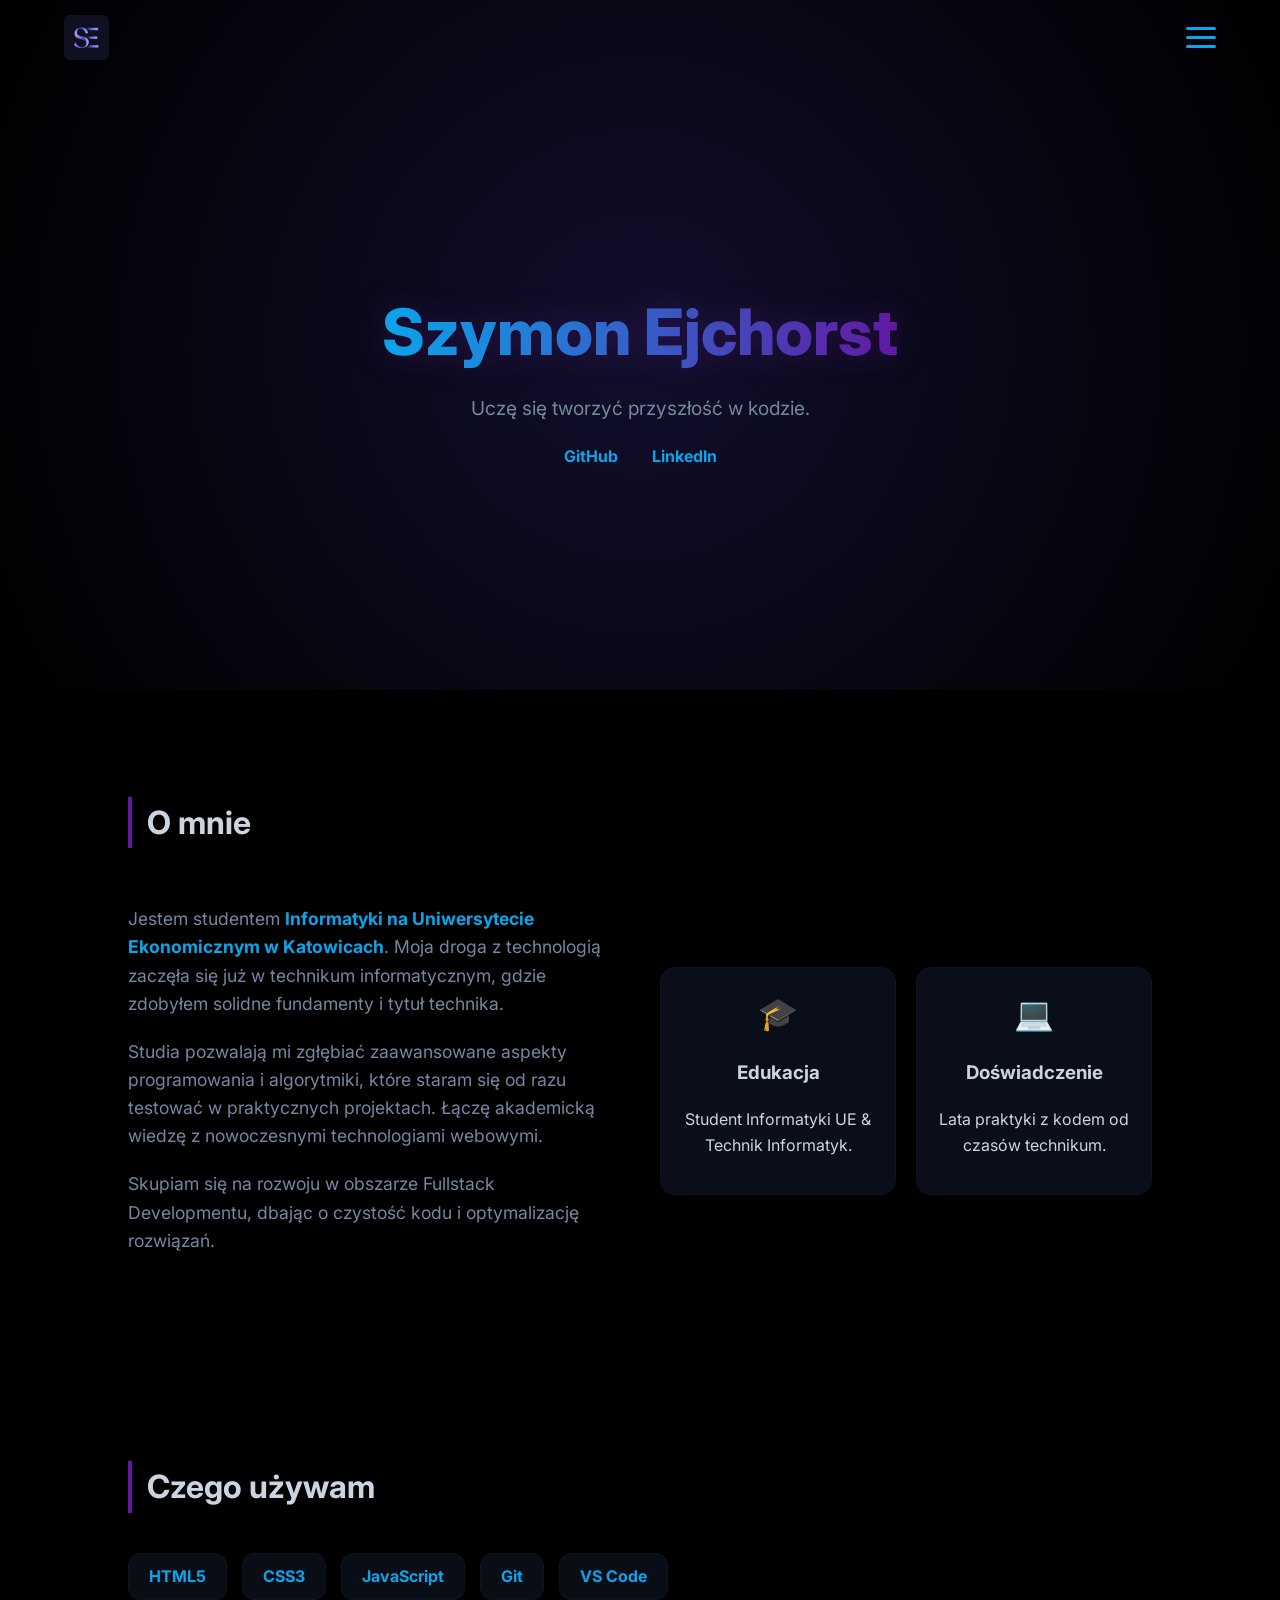
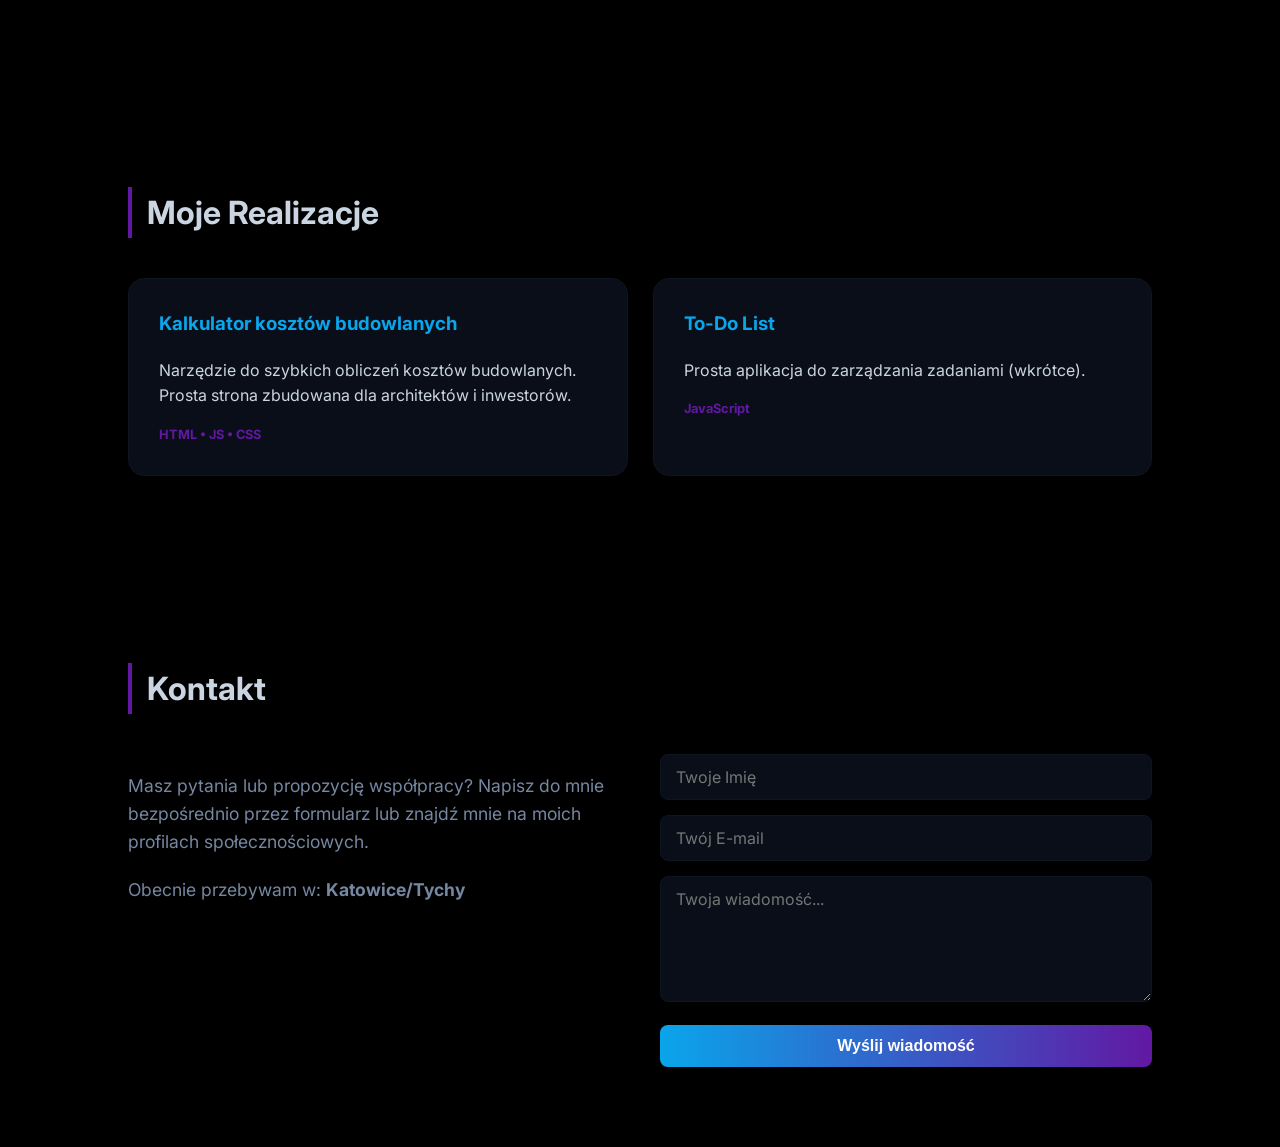
<file: index.html>
<!doctype html>
<html lang="pl">
  <head>
    <meta charset="UTF-8" />
    <meta name="viewport" content="width=device-width, initial-scale=1.0" />
    <title>Szymon Ejchorst | Portfolio</title>
    <link rel="stylesheet" href="styl.css" type="text/css" />
    <link rel="icon" type="image/jpeg" href="logo-portfolio.jpeg" />
  </head>
  <body>
    <nav>
      <div class="logo">
        <img src="logo-portfolio.jpeg" alt="Logo" class="logo-img" />
      </div>

      <div class="hamburger" id="hamburger">
        <span></span>
        <span></span>
        <span></span>
      </div>

      <ul class="nav-links" id="nav-links">
        <li><a href="#about">👤 O mnie</a></li>
        <li><a href="#skills">⚙️ Skille</a></li>
        <li><a href="#projects">📁 Projekty</a></li>
        <li><a href="#contact">✉️ Kontakt</a></li>
      </ul>
    </nav>

    <header>
      <div class="hero">
        <h1>Szymon Ejchorst</h1>
        <p class="tagline">Uczę się tworzyć przyszłość w kodzie.</p>
        <div class="social-links">
          <a href="https://github.com/sejchorst-jpg" target="_blank">GitHub</a>
          <a href="#">LinkedIn</a>
        </div>
      </div>
    </header>

    <section id="about">
      <div class="container">
        <h2>O mnie</h2>
        <div class="about-grid">
          <div class="about-description">
            <p>
              Jestem studentem
              <strong
                >Informatyki na Uniwersytecie Ekonomicznym w Katowicach</strong
              >. Moja droga z technologią zaczęła się już w technikum
              informatycznym, gdzie zdobyłem solidne fundamenty i tytuł
              technika.
            </p>
            <p>
              Studia pozwalają mi zgłębiać zaawansowane aspekty programowania i
              algorytmiki, które staram się od razu testować w praktycznych
              projektach. Łączę akademicką wiedzę z nowoczesnymi technologiami
              webowymi.
            </p>
            <p>
              Skupiam się na rozwoju w obszarze Fullstack Developmentu, dbając o
              czystość kodu i optymalizację rozwiązań.
            </p>
          </div>

          <div class="about-stats">
            <div class="stat-card">
              <span class="stat-icon">🎓</span>
              <h3>Edukacja</h3>
              <p>Student Informatyki UE & Technik Informatyk.</p>
            </div>
            <div class="stat-card">
              <span class="stat-icon">💻</span>
              <h3>Doświadczenie</h3>
              <p>Lata praktyki z kodem od czasów technikum.</p>
            </div>
          </div>
        </div>
      </div>
    </section>

    <section id="skills">
      <h2>Czego używam</h2>
      <div class="skills-grid">
        <span class="skill-badge">HTML5</span>
        <span class="skill-badge">CSS3</span>
        <span class="skill-badge">JavaScript</span>
        <span class="skill-badge">Git</span>
        <span class="skill-badge">VS Code</span>
      </div>
    </section>

    <section id="projects">
      <h2>Moje Realizacje</h2>
      <div class="projects-container">
        <div class="project-card">
          <h3>Kalkulator kosztów budowlanych</h3>
          <p>
            Narzędzie do szybkich obliczeń kosztów budowlanych. Prosta strona
            zbudowana dla architektów i inwestorów.
          </p>
          <span class="tech-stack">HTML • JS • CSS</span>
        </div>
        <div class="project-card">
          <h3>To-Do List</h3>
          <p>Prosta aplikacja do zarządzania zadaniami (wkrótce).</p>
          <span class="tech-stack">JavaScript</span>
        </div>
      </div>
    </section>

    <section id="contact">
      <div class="container">
        <h2>Kontakt</h2>
        <div class="contact-wrapper">
          <div class="contact-info">
            <p>
              Masz pytania lub propozycję współpracy? Napisz do mnie
              bezpośrednio przez formularz lub znajdź mnie na moich profilach
              społecznościowych.
            </p>
            <p>Obecnie przebywam w: <strong>Katowice/Tychy</strong></p>
          </div>

          <form
            action="https://formspree.io/f/xojkeynj"
            method="POST"
            class="contact-form"
          >
            <div class="input-group">
              <input
                type="text"
                name="name"
                placeholder="Twoje Imię"
                required
              />
            </div>
            <div class="input-group">
              <input
                type="email"
                name="email"
                placeholder="Twój E-mail"
                required
              />
            </div>
            <div class="input-group">
              <textarea
                name="message"
                placeholder="Twoja wiadomość..."
                rows="5"
                required
              ></textarea>
            </div>
            <button type="submit" class="btn-submit">Wyślij wiadomość</button>
          </form>
        </div>
      </div>
    </section>

    <script src="script.js"></script>
  </body>
</html>
</file>
<file: styl.css>
@import url("https://fonts.googleapis.com/css2?family=Inter:wght@300;400;700;800&display=swap");

:root {
  --bg-black: #000000;
  --bg-navy: #090e19;
  --accent-purple: #6218a3;
  --accent-blue: #0aa5eb;
  --text-main: #cbd5e1;
  --nav-bg: rgba(9, 14, 25, 0.95);
}

body {
  font-family: "Inter", sans-serif;
  background-color: var(--bg-black);
  color: var(--text-main);
  margin: 0;
  padding: 0;
  scroll-behavior: smooth;
  line-height: 1.6;
  overflow-x: hidden;
}

/* --- NAWIGACJA (NAV) --- */
nav {
  position: fixed;
  top: 0;
  left: 0;
  width: 100%;
  display: flex;
  justify-content: space-between;
  align-items: center;
  padding: 15px 5%;
  box-sizing: border-box;
  z-index: 2000;
  background: transparent;
}

.logo {
  display: flex;
  align-items: center;
}

.logo-img {
  height: 45px !important;
  width: auto;
  border-radius: 6px;
  transition: transform 0.3s ease;
}

.logo-img:hover {
  transform: scale(1.1);
}

/* --- HAMBURGER & MENU --- */
.hamburger {
  display: flex;
  flex-direction: column;
  gap: 6px;
  cursor: pointer;
  z-index: 2100;
}

.hamburger span {
  display: block;
  width: 30px;
  height: 3px;
  background: var(--accent-blue);
  border-radius: 3px;
  transition: 0.3s ease;
}

.nav-links {
  position: fixed;
  top: 0;
  right: -100%;
  width: 100%;
  max-width: 350px;
  height: 100vh;
  background: var(--nav-bg);
  backdrop-filter: blur(15px);
  display: flex;
  flex-direction: column;
  align-items: center;
  justify-content: center;
  gap: 30px;
  transition: 0.5s cubic-bezier(0.77, 0, 0.175, 1);
  z-index: 1500;
  list-style: none;
  margin: 0;
  padding: 0;
  border-left: 2px solid var(--accent-purple);
}

.nav-links.active {
  right: 0;
}

.nav-links li a {
  font-size: 1.8rem;
  color: white;
  text-decoration: none;
  font-weight: 700;
  text-transform: uppercase;
  transition: 0.3s;
  display: flex;
  align-items: center;
  gap: 12px;
}

.nav-links li a:hover {
  color: var(--accent-purple);
  letter-spacing: 2px;
}

/* Animacja X */
.hamburger.toggle span:nth-child(1) {
  transform: rotate(-45deg) translate(-6px, 6px);
}
.hamburger.toggle span:nth-child(2) {
  opacity: 0;
}
.hamburger.toggle span:nth-child(3) {
  transform: rotate(45deg) translate(-6px, -7px);
}

/* --- HERO SECTION --- */
header {
  height: 70vh;
  display: flex;
  flex-direction: column;
  align-items: center;
  justify-content: center;
  text-align: center;
  background: radial-gradient(circle at center, #110f2b 0%, #000000 100%);
  padding-top: 60px;
}

h1 {
  font-size: 4rem;
  font-weight: 800;
  margin: 0;
  background: linear-gradient(90deg, var(--accent-blue), var(--accent-purple));
  -webkit-background-clip: text;
  background-clip: text;
  -webkit-text-fill-color: transparent;
  filter: drop-shadow(0 0 15px rgba(98, 24, 163, 0.3));
}

.tagline {
  font-size: 1.2rem;
  color: #7587a1;
  margin-top: 10px;
  margin-bottom: 20px;
}

.social-links a {
  margin: 0 15px;
  color: var(--accent-blue);
  text-decoration: none;
  font-weight: bold;
  transition: 0.3s;
}

.social-links a:hover {
  color: var(--accent-purple);
}

/* --- SEKCJE OGÓLNE --- */
section {
  width: 100%;
  padding: 80px 10%;
  box-sizing: border-box;
}

h2 {
  font-size: 2rem;
  border-left: 4px solid var(--accent-purple);
  padding-left: 15px;
  margin-bottom: 40px;
}

/* --- NOWE: STYLE DLA O MNIE (ABOUT) --- */
.about-grid {
  display: grid;
  grid-template-columns: 1fr 1fr;
  gap: 40px;
  align-items: center;
}

.about-description p {
  font-size: 1.1rem;
  color: #7587a1;
  margin-bottom: 20px;
}

.about-description strong {
  color: var(--accent-blue);
}

.about-stats {
  display: grid;
  grid-template-columns: 1fr 1fr;
  gap: 20px;
}

.stat-card {
  background: #090e19;
  padding: 20px;
  border-radius: 15px;
  border: 1px solid #0f151e;
  text-align: center;
  transition: 0.3s;
}

.stat-card:hover {
  border-color: var(--accent-purple);
  transform: translateY(-5px);
  box-shadow: 0 10px 20px rgba(0, 0, 0, 0.5);
}

.stat-icon {
  font-size: 2rem;
  display: block;
  margin-bottom: 10px;
}

/* --- SKILLE & PROJEKTY --- */
.skills-grid {
  display: flex;
  flex-wrap: wrap;
  gap: 15px;
}

.skill-badge {
  background: #090d15;
  padding: 10px 20px;
  border-radius: 12px;
  border: 1px solid #0f151e;
  color: var(--accent-blue);
  font-weight: bold;
  transition: 0.3s;
}

.skill-badge:hover {
  background: var(--accent-purple);
  color: white;
  transform: translateY(-3px);
  box-shadow: 0 5px 15px rgba(98, 24, 163, 0.4);
}

.projects-container {
  display: grid;
  grid-template-columns: repeat(auto-fit, minmax(320px, 1fr));
  gap: 25px;
}

.project-card {
  background: #090e19;
  padding: 30px;
  border-radius: 16px;
  border: 1px solid #0f151e;
  transition: 0.4s;
}

.project-card:hover {
  border-color: var(--accent-purple);
  transform: translateY(-10px);
  box-shadow: 0 10px 30px rgba(0, 0, 0, 0.5);
}

.project-card h3 {
  color: var(--accent-blue);
  margin-top: 0;
}

.tech-stack {
  display: block;
  margin-top: 15px;
  font-size: 0.8rem;
  color: var(--accent-purple);
  font-weight: bold;
}

/* --- RESPONSYWNOŚĆ --- */
@media (max-width: 768px) {
  .about-grid,
  .about-stats {
    grid-template-columns: 1fr;
  }
  h1 {
    font-size: 2.8rem;
  }
}

/* --- KONTAKT --- */
.contact-wrapper {
  display: grid;
  grid-template-columns: 1fr 1fr;
  gap: 40px;
}

.contact-info p {
  font-size: 1.1rem;
  color: #7587a1;
  margin-bottom: 20px;
}

.contact-form {
  display: flex;
  flex-direction: column;
  gap: 15px;
}

.input-group input,
.input-group textarea {
  width: 100%;
  padding: 12px 15px;
  background: #090e19;
  border: 1px solid #0f151e;
  border-radius: 8px;
  color: white;
  font-family: inherit;
  font-size: 1rem;
  box-sizing: border-box;
}

.input-group input:focus,
.input-group textarea:focus {
  border-color: var(--accent-blue);
  outline: none;
  box-shadow: 0 0 10px rgba(10, 165, 235, 0.2);
}

.btn-submit {
  background: linear-gradient(90deg, var(--accent-blue), var(--accent-purple));
  color: white;
  padding: 12px;
  border: none;
  border-radius: 8px;
  font-weight: bold;
  cursor: pointer;
  transition: 0.3s;
  font-size: 1rem;
}

.btn-submit:hover {
  transform: translateY(-3px);
  box-shadow: 0 5px 15px rgba(98, 24, 163, 0.4);
}

/* RWD */
@media (max-width: 768px) {
  .contact-wrapper {
    grid-template-columns: 1fr;
  }
}
/* --- STYLE DLA KONWERTERA --- */
.converter-section {
  min-height: 100vh;
  display: flex;
  align-items: center;
  justify-content: center;
  background: radial-gradient(circle at center, #090e19 0%, #000000 100%);
}

.converter-container {
  max-width: 600px;
  width: 100%;
  text-align: center;
}

.converter-container h2 span {
  color: var(--accent-blue);
  border: none;
}

.converter-box {
  background: #090e19;
  padding: 40px;
  border-radius: 20px;
  border: 1px solid #0f151e;
  box-shadow: 0 20px 40px rgba(0, 0, 0, 0.6);
}

.upload-area {
  border: 2px dashed #1e293b;
  padding: 40px;
  border-radius: 15px;
  transition: 0.3s;
  cursor: pointer;
  margin-bottom: 20px;
}

.upload-area:hover {
  border-color: var(--accent-blue);
  background: rgba(10, 165, 235, 0.05);
}

.preview-card {
  background: #000000;
  padding: 15px;
  border-radius: 10px;
  margin-bottom: 20px;
  border: 1px solid var(--accent-purple);
}

#image-preview {
  max-width: 100%;
  max-height: 300px;
  border-radius: 8px;
  margin: 10px 0;
}

#convert-btn {
  width: 100%;
  text-transform: uppercase;
  letter-spacing: 1px;
}
</file>
